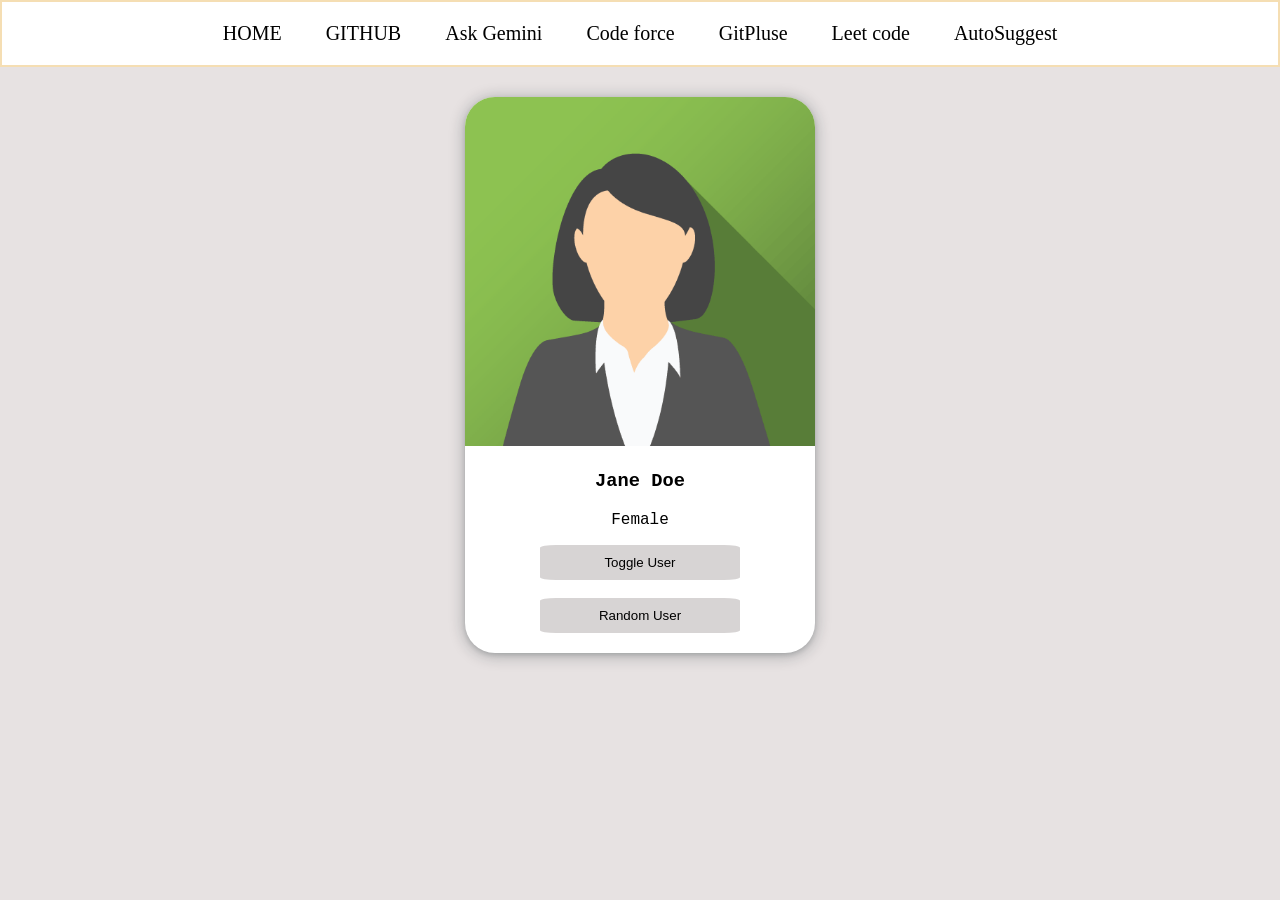
<file: src/main/resources/static/index.html>
<!DOCTYPE html>
<html lang="en">
<head>
    <meta charset="UTF-8">
    <meta name="viewport" content="width=device-width, initial-scale=1.0">
    <title>Document</title>
    <link rel="stylesheet" href="index.css">
</head>
<body>
    <div class="navbar">
        <a href="">HOME</a>
        <a href="https://github.com/" target="_blank">GITHUB</a>
        <a href="ask-gemini.html" target="_blank">Ask Gemini</a>
        <a href="codeforces-stats.html" target="_blank">Code force</a>
        <a href="gitpulse.html" target="_blank">GitPluse</a>
        <a href="leetcode-stats.html">Leet code</a>
        <a href="autosuggest.html" target="_blank">AutoSuggest</a>
    </div>
    <div class="card">
        <img src="jane.png" alt="Image not found" id="img">
        <h3 id="user-name">Jane Doe</h3>
        <p id="user-gender">Female</p>
        <button onclick="toggleUser()">Toggle User</button>
        <br>
        <br>
        <button onclick="randomUser()">Random User</button>

    </div>
    <script src="index.js"></script>
</body>
</html>
</file>
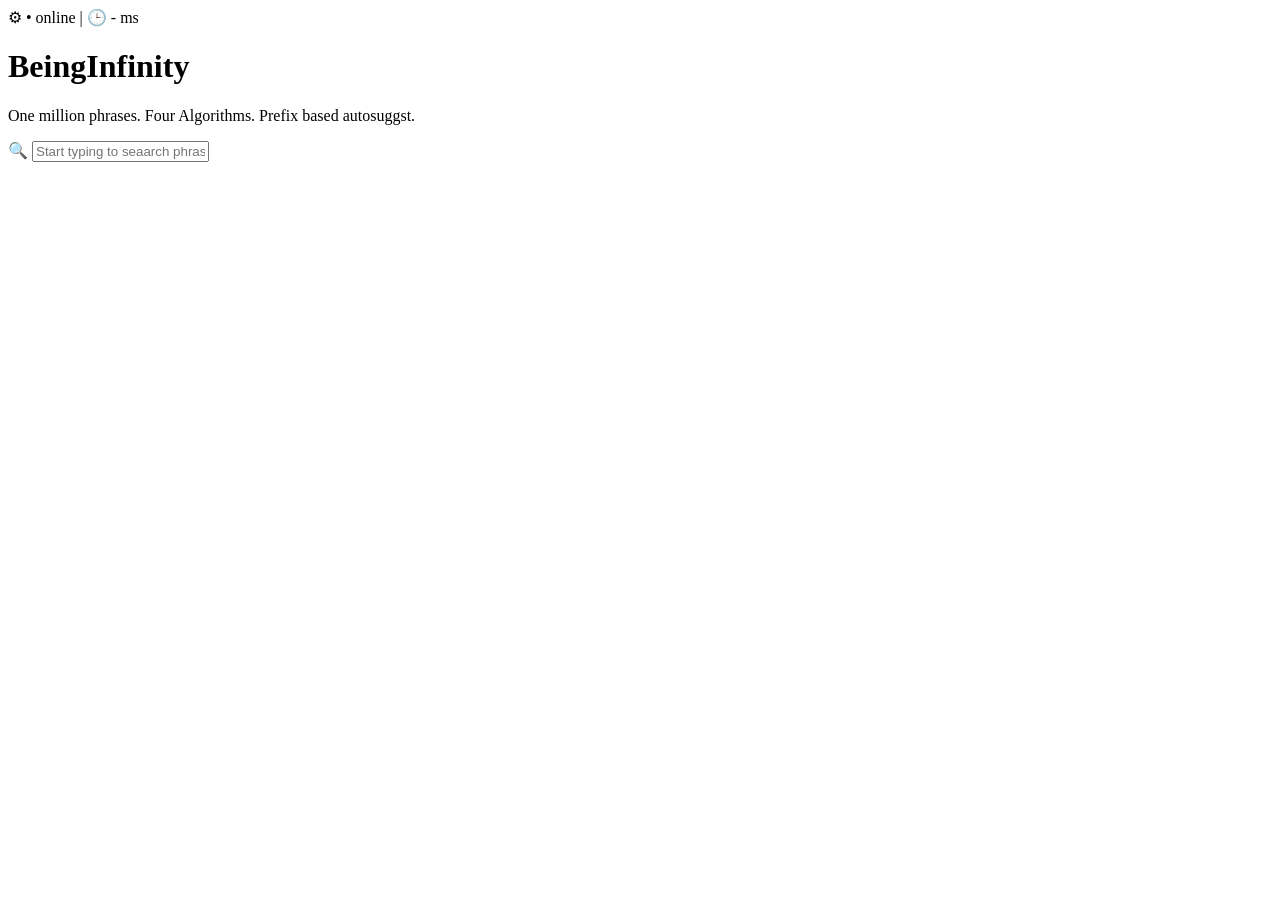
<file: src/main/resources/static/autosuggest.html>
<!DOCTYPE html>
<html lang="en">
<head>
    <meta charset="UTF-8">
    <meta name="viewport" content="width=device-width, initial-scale=1.0">
    <title>Document</title>
</head>
<body>
   <span>&#x2699;</span>
   <span>&#x2022; online | &#x1F552; - ms</span>
   <h1> BeingInfinity </h1>
   <p>One million phrases. Four Algorithms. Prefix based autosuggst.</p>
   <span>&#128269;</span>
   <input type="text" placeholder="Start typing to seaarch phrases..">
</body>
</html>
</file>
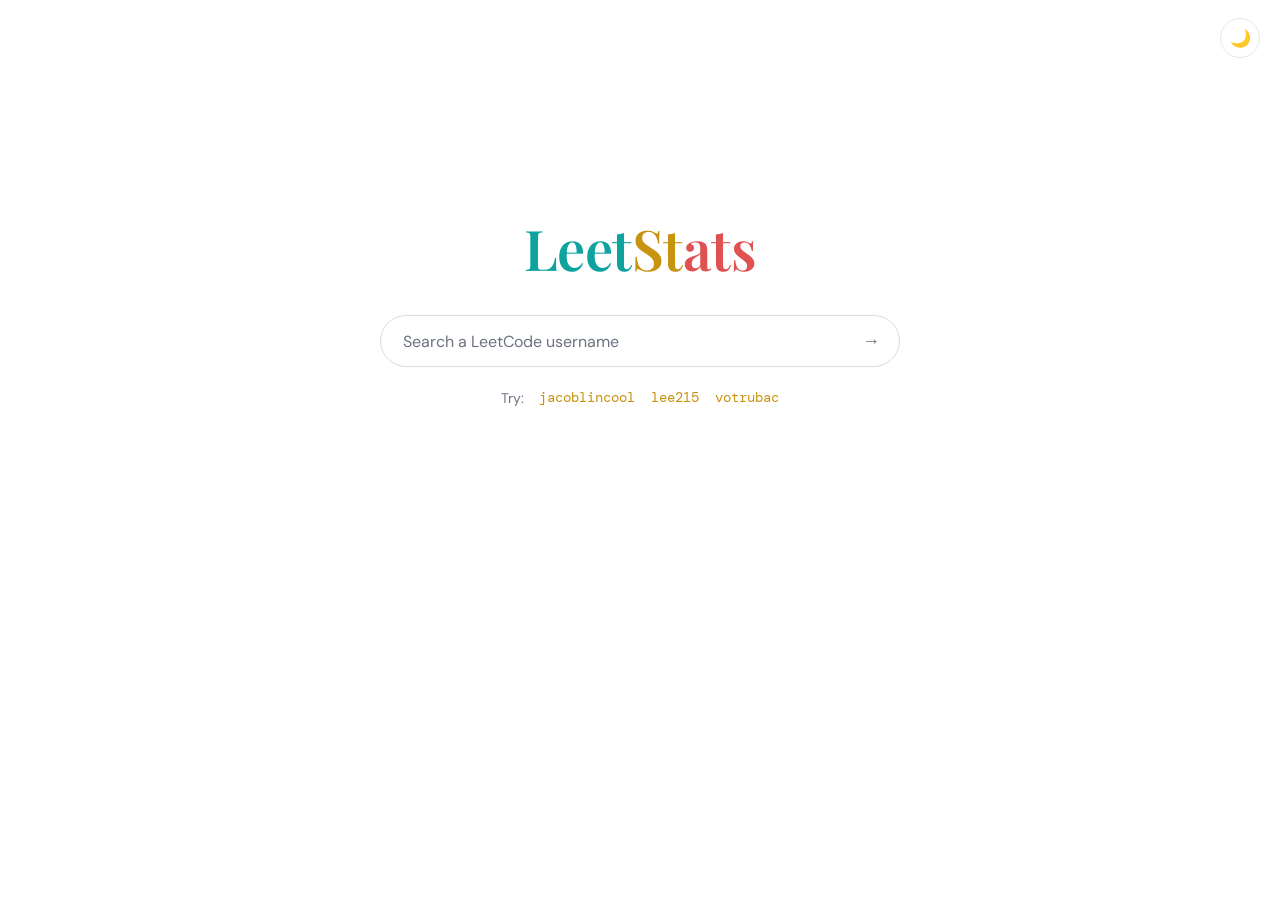
<file: src/main/resources/static/leetcode-stats.html>
<!DOCTYPE html>
<html lang="en" data-theme="light">
<head>
<meta charset="UTF-8">
<meta name="viewport" content="width=device-width, initial-scale=1.0">
<title>LeetStats</title>
<link rel="preconnect" href="https://fonts.googleapis.com">
<link rel="preconnect" href="https://fonts.gstatic.com" crossorigin>
<link href="https://fonts.googleapis.com/css2?family=Playfair+Display:wght@600&family=DM+Sans:wght@400;500;700&family=DM+Mono:wght@400;500&display=swap" rel="stylesheet">
<style>
  :root, [data-theme="light"] {
    --bg: #ffffff;
    --text: #1f2328;
    --muted: #6b7280;
    --line: #e5e7eb;
    --surface: #ffffff;
    --input-border: #dadce0;
    --input-shadow: rgba(32, 33, 36, 0.12);
    --track: #f0f1f3;
    --easy: #0fa39e;
    --medium: #c8930f;
    --hard: #e05252;
    --accent: #c8930f;
    --card-shadow: 0 1px 3px rgba(32, 33, 36, 0.08), 0 8px 28px rgba(32, 33, 36, 0.06);
  }
  [data-theme="dark"] {
    --bg: #0a0b0d;
    --text: #e9e7e2;
    --muted: #8b8f98;
    --line: rgba(255, 255, 255, 0.09);
    --surface: #121418;
    --input-border: rgba(255, 255, 255, 0.14);
    --input-shadow: rgba(0, 0, 0, 0.5);
    --track: rgba(255, 255, 255, 0.08);
    --easy: #3ddad7;
    --medium: #e3b341;
    --hard: #ff6b6b;
    --accent: #e3b341;
    --card-shadow: 0 20px 50px rgba(0, 0, 0, 0.45);
  }

  * { margin: 0; padding: 0; box-sizing: border-box; }

  html, body { height: 100%; }

  body {
    background: var(--bg);
    color: var(--text);
    font-family: "DM Sans", system-ui, sans-serif;
    display: flex;
    flex-direction: column;
    align-items: center;
    transition: background 0.25s, color 0.25s;
  }

  /* theme toggle, top right */
  .theme-toggle {
    position: fixed;
    top: 18px;
    right: 20px;
    width: 40px;
    height: 40px;
    border-radius: 50%;
    border: 1px solid var(--line);
    background: var(--surface);
    color: var(--text);
    font-size: 17px;
    cursor: pointer;
    display: flex;
    align-items: center;
    justify-content: center;
    transition: background 0.25s, border-color 0.25s, transform 0.15s;
    z-index: 10;
  }
  .theme-toggle:hover { transform: scale(1.06); }
  .theme-toggle:focus-visible { outline: 2px solid var(--accent); outline-offset: 2px; }

  main {
    width: 100%;
    max-width: 640px;
    padding: 0 24px 64px;
    display: flex;
    flex-direction: column;
    align-items: center;
    /* Google-style: sits a bit above vertical center when idle */
    margin-top: clamp(96px, 24vh, 210px);
    transition: margin-top 0.45s cubic-bezier(0.3, 0.8, 0.3, 1);
  }
  body.has-result main { margin-top: 72px; }

  .wordmark {
    font-family: "Playfair Display", serif;
    font-weight: 600;
    font-size: clamp(40px, 8vw, 56px);
    letter-spacing: -0.01em;
    margin-bottom: 30px;
    user-select: none;
  }
  .wordmark .l { color: var(--easy); }
  .wordmark .e { color: var(--medium); }
  .wordmark .t { color: var(--hard); }

  /* search */
  .search {
    width: 100%;
    max-width: 520px;
    display: flex;
    align-items: center;
    gap: 12px;
    background: var(--surface);
    border: 1px solid var(--input-border);
    border-radius: 999px;
    padding: 0 8px 0 22px;
    height: 52px;
    transition: box-shadow 0.2s, border-color 0.2s, background 0.25s;
  }
  .search:focus-within {
    box-shadow: 0 2px 10px var(--input-shadow);
    border-color: transparent;
  }
  [data-theme="dark"] .search:focus-within { border-color: var(--accent); box-shadow: none; }

  .search input {
    flex: 1;
    min-width: 0;
    border: none;
    outline: none;
    background: transparent;
    color: var(--text);
    font-family: "DM Mono", monospace;
    font-size: 16px;
  }
  .search input::placeholder { color: var(--muted); font-family: "DM Sans", sans-serif; }

  .search button {
    border: none;
    background: transparent;
    color: var(--muted);
    font-size: 18px;
    width: 40px;
    height: 40px;
    border-radius: 50%;
    cursor: pointer;
    display: flex;
    align-items: center;
    justify-content: center;
    transition: color 0.15s, background 0.15s;
  }
  .search button:hover { color: var(--accent); background: var(--track); }
  .search button:focus-visible { outline: 2px solid var(--accent); outline-offset: 1px; }
  .search button:disabled { opacity: 0.45; cursor: wait; }

  .try {
    margin-top: 20px;
    font-size: 14px;
    color: var(--muted);
    display: flex;
    gap: 14px;
    align-items: center;
    flex-wrap: wrap;
    justify-content: center;
  }
  .try button {
    background: none;
    border: none;
    padding: 2px 1px;
    color: var(--accent);
    font-family: "DM Mono", monospace;
    font-size: 13.5px;
    cursor: pointer;
    border-bottom: 1px dashed transparent;
    transition: border-color 0.15s;
  }
  .try button:hover { border-bottom-color: var(--accent); }
  .try button:focus-visible { outline: 2px solid var(--accent); outline-offset: 2px; }

  /* states */
  .loader {
    margin-top: 52px;
    width: 34px; height: 34px;
    border: 3px solid var(--track);
    border-top-color: var(--accent);
    border-radius: 50%;
    animation: spin 0.8s linear infinite;
  }
  @keyframes spin { to { transform: rotate(360deg); } }

  .error {
    margin-top: 44px;
    text-align: center;
    color: var(--muted);
    font-size: 14.5px;
    line-height: 1.6;
    max-width: 420px;
  }
  .error b { color: var(--hard); font-weight: 700; display: block; margin-bottom: 4px; }

  /* card */
  .card {
    width: 100%;
    margin-top: 44px;
    background: var(--surface);
    border: 1px solid var(--line);
    border-radius: 18px;
    padding: 30px 34px;
    box-shadow: var(--card-shadow);
    animation: rise 0.45s cubic-bezier(0.2, 0.7, 0.3, 1) both;
    transition: background 0.25s, border-color 0.25s;
  }
  @keyframes rise {
    from { opacity: 0; transform: translateY(14px); }
    to   { opacity: 1; transform: translateY(0); }
  }

  .card-head {
    display: flex;
    justify-content: space-between;
    align-items: baseline;
    gap: 10px;
    flex-wrap: wrap;
    margin-bottom: 26px;
  }
  .card-head a {
    font-family: "Playfair Display", serif;
    font-size: 23px;
    font-weight: 600;
    color: var(--text);
    text-decoration: none;
  }
  .card-head a:hover { color: var(--accent); }
  .card-head .rank {
    font-family: "DM Mono", monospace;
    font-size: 13px;
    color: var(--muted);
  }
  .card-head .rank b { color: var(--accent); font-weight: 500; }

  .card-body {
    display: grid;
    grid-template-columns: 168px 1fr;
    gap: 34px;
    align-items: center;
  }

  .ring-wrap { position: relative; width: 168px; height: 168px; margin: 0 auto; }
  .ring-wrap svg { transform: rotate(-90deg); display: block; }
  .ring-track { fill: none; stroke: var(--track); stroke-width: 9; }
  .ring-fill {
    fill: none;
    stroke: var(--accent);
    stroke-width: 9;
    stroke-linecap: round;
    transition: stroke-dashoffset 1.1s cubic-bezier(0.3, 0.8, 0.3, 1), stroke 0.25s;
  }
  .ring-center {
    position: absolute; inset: 0;
    display: flex; flex-direction: column;
    align-items: center; justify-content: center;
  }
  .ring-center .big {
    font-family: "DM Mono", monospace;
    font-size: 36px;
    line-height: 1;
  }
  .ring-center .small {
    color: var(--muted);
    font-size: 11.5px;
    margin-top: 6px;
    letter-spacing: 0.06em;
    text-transform: uppercase;
  }

  .bars { display: flex; flex-direction: column; gap: 18px; }
  .bar-top {
    display: flex;
    justify-content: space-between;
    align-items: baseline;
    margin-bottom: 7px;
  }
  .bar-top .label {
    font-size: 12.5px;
    font-weight: 700;
    letter-spacing: 0.09em;
    text-transform: uppercase;
  }
  .bar-top .nums {
    font-family: "DM Mono", monospace;
    font-size: 13px;
    color: var(--muted);
  }
  .bar-top .nums b { color: var(--text); font-weight: 500; }
  .bar-track { height: 7px; border-radius: 99px; background: var(--track); overflow: hidden; }
  .bar-fill { height: 100%; width: 0; border-radius: 99px; transition: width 1.1s cubic-bezier(0.3, 0.8, 0.3, 1); }
  .easy   .label { color: var(--easy); }   .easy   .bar-fill { background: var(--easy); }
  .medium .label { color: var(--medium); } .medium .bar-fill { background: var(--medium); }
  .hard   .label { color: var(--hard); }   .hard   .bar-fill { background: var(--hard); }

  .hidden { display: none !important; }

  @media (max-width: 540px) {
    .card { padding: 24px 20px; }
    .card-body { grid-template-columns: 1fr; gap: 26px; }
  }

  @media (prefers-reduced-motion: reduce) {
    * { animation: none !important; transition: none !important; }
  }
</style>
</head>
<body>
  <button class="theme-toggle" id="theme-toggle" aria-label="Switch theme" title="Switch theme">🌙</button>

  <main>
    <h1 class="wordmark"><span class="l">Leet</span><span class="e">St</span><span class="t">ats</span></h1>

    <div class="search">
      <input id="username" type="text" placeholder="Search a LeetCode username" autocomplete="off" spellcheck="false" aria-label="LeetCode username">
      <button id="go" aria-label="Fetch stats" title="Fetch stats">→</button>
    </div>

    <div class="try">
      <span>Try:</span>
      <button data-u="jacoblincool">jacoblincool</button>
      <button data-u="lee215">lee215</button>
      <button data-u="votrubac">votrubac</button>
    </div>

    <div id="loading" class="loader hidden" role="status" aria-label="Loading"></div>

    <div id="error" class="error hidden" role="alert">
      <b>Couldn't fetch that profile</b>
      <span id="error-msg"></span>
    </div>

    <section id="card" class="card hidden" aria-live="polite">
      <div class="card-head">
        <a id="profile-link" href="#" target="_blank" rel="noopener"></a>
        <span class="rank">Rank <b id="ranking">—</b></span>
      </div>
      <div class="card-body">
        <div class="ring-wrap">
          <svg width="168" height="168" viewBox="0 0 168 168" aria-hidden="true">
            <circle class="ring-track" cx="84" cy="84" r="74"></circle>
            <circle class="ring-fill" id="ring" cx="84" cy="84" r="74"></circle>
          </svg>
          <div class="ring-center">
            <div class="big" id="total-solved">0</div>
            <div class="small" id="total-label">solved</div>
          </div>
        </div>
        <div class="bars">
          <div class="bar-row easy">
            <div class="bar-top"><span class="label">Easy</span>
              <span class="nums"><b id="easy-solved">0</b> / <span id="easy-total">0</span></span></div>
            <div class="bar-track"><div class="bar-fill" id="easy-bar"></div></div>
          </div>
          <div class="bar-row medium">
            <div class="bar-top"><span class="label">Medium</span>
              <span class="nums"><b id="medium-solved">0</b> / <span id="medium-total">0</span></span></div>
            <div class="bar-track"><div class="bar-fill" id="medium-bar"></div></div>
          </div>
          <div class="bar-row hard">
            <div class="bar-top"><span class="label">Hard</span>
              <span class="nums"><b id="hard-solved">0</b> / <span id="hard-total">0</span></span></div>
            <div class="bar-track"><div class="bar-fill" id="hard-bar"></div></div>
          </div>
        </div>
      </div>
    </section>
  </main>

<script>
(function () {
  "use strict";

  /* ---------- theme ---------- */
  var root = document.documentElement;
  var toggle = document.getElementById("theme-toggle");
  var prefersDark = window.matchMedia("(prefers-color-scheme: dark)").matches;
  setTheme(prefersDark ? "dark" : "light");

  function setTheme(t) {
    root.setAttribute("data-theme", t);
    toggle.textContent = t === "dark" ? "☀️" : "🌙";
  }
  toggle.addEventListener("click", function () {
    setTheme(root.getAttribute("data-theme") === "dark" ? "light" : "dark");
  });

  /* ---------- elements ---------- */
  var input = document.getElementById("username");
  var goBtn = document.getElementById("go");
  var loadingEl = document.getElementById("loading");
  var errorEl = document.getElementById("error");
  var errorMsg = document.getElementById("error-msg");
  var cardEl = document.getElementById("card");

  var RING_R = 74;
  var RING_C = 2 * Math.PI * RING_R;
  var ring = document.getElementById("ring");
  ring.setAttribute("stroke-dasharray", RING_C);
  ring.setAttribute("stroke-dashoffset", RING_C);

  /* ---------- data sources (tried in order) ---------- */
  var SOURCES = [
    {
      url: function (u) { return "https://leetcode-api-faisalshohag.vercel.app/" + encodeURIComponent(u); },
      parse: function (d) {
        if (!d || d.errors || d.totalSolved === undefined) return null;
        return pick(d);
      }
    },
    {
      url: function (u) { return "https://alfa-leetcode-api.onrender.com/userProfile/" + encodeURIComponent(u); },
      parse: function (d) {
        if (!d || d.errors || d.totalSolved === undefined) return null;
        return pick(d);
      }
    },
    {
      url: function (u) { return "https://leetcode-stats-api.herokuapp.com/" + encodeURIComponent(u); },
      parse: function (d) {
        if (!d || d.status !== "success") return null;
        return pick(d);
      }
    }
  ];

  function pick(d) {
    return {
      totalSolved: d.totalSolved, totalQuestions: d.totalQuestions,
      easySolved: d.easySolved, totalEasy: d.totalEasy,
      mediumSolved: d.mediumSolved, totalMedium: d.totalMedium,
      hardSolved: d.hardSolved, totalHard: d.totalHard,
      ranking: d.ranking
    };
  }

  function fetchWithTimeout(url, ms) {
    var ctrl = new AbortController();
    var t = setTimeout(function () { ctrl.abort(); }, ms);
    return fetch(url, { signal: ctrl.signal })
      .then(function (r) { return r.json(); })
      .finally(function () { clearTimeout(t); });
  }

  function fetchStats(username) {
    var i = 0;
    function tryNext() {
      if (i >= SOURCES.length) return Promise.reject(new Error("all sources failed"));
      var src = SOURCES[i++];
      return fetchWithTimeout(src.url(username), 12000)
        .then(function (json) {
          var parsed = src.parse(json);
          return parsed || tryNext();
        })
        .catch(function () { return tryNext(); });
    }
    return tryNext();
  }

  /* ---------- rendering ---------- */
  function fmt(n) {
    if (n === null || n === undefined || isNaN(n)) return "—";
    return Number(n).toLocaleString("en-US");
  }

  function countUp(el, target, ms) {
    var reduce = window.matchMedia("(prefers-reduced-motion: reduce)").matches;
    if (reduce || !target) { el.textContent = fmt(target || 0); return; }
    var start = performance.now();
    (function step(now) {
      var p = Math.min(((now || performance.now()) - start) / ms, 1);
      var eased = 1 - Math.pow(1 - p, 3);
      el.textContent = fmt(Math.round(target * eased));
      if (p < 1) requestAnimationFrame(step);
    })();
  }

  function setBar(id, solved, total) {
    var pct = total > 0 ? (solved / total) * 100 : 0;
    document.getElementById(id).style.width = Math.max(pct, solved > 0 ? 2 : 0) + "%";
  }

  function render(username, s) {
    var link = document.getElementById("profile-link");
    link.textContent = username;
    link.href = "https://leetcode.com/u/" + encodeURIComponent(username) + "/";

    document.getElementById("ranking").textContent = "#" + fmt(s.ranking);
    document.getElementById("total-label").textContent = "of " + fmt(s.totalQuestions);
    document.getElementById("easy-solved").textContent = fmt(s.easySolved);
    document.getElementById("easy-total").textContent = fmt(s.totalEasy);
    document.getElementById("medium-solved").textContent = fmt(s.mediumSolved);
    document.getElementById("medium-total").textContent = fmt(s.totalMedium);
    document.getElementById("hard-solved").textContent = fmt(s.hardSolved);
    document.getElementById("hard-total").textContent = fmt(s.totalHard);

    document.body.classList.add("has-result");
    cardEl.classList.remove("hidden");

    requestAnimationFrame(function () {
      requestAnimationFrame(function () {
        countUp(document.getElementById("total-solved"), s.totalSolved, 1100);
        var pct = s.totalQuestions > 0 ? s.totalSolved / s.totalQuestions : 0;
        ring.setAttribute("stroke-dashoffset", RING_C * (1 - pct));
        setBar("easy-bar", s.easySolved, s.totalEasy);
        setBar("medium-bar", s.mediumSolved, s.totalMedium);
        setBar("hard-bar", s.hardSolved, s.totalHard);
      });
    });
  }

  function resetCard() {
    ring.setAttribute("stroke-dashoffset", RING_C);
    ["easy-bar", "medium-bar", "hard-bar"].forEach(function (id) {
      document.getElementById(id).style.width = "0";
    });
    document.getElementById("total-solved").textContent = "0";
  }

  /* ---------- flow ---------- */
  var busy = false;

  function lookup(username) {
    username = (username || "").trim();
    if (!username || busy) return;
    busy = true;

    input.value = username;
    goBtn.disabled = true;
    errorEl.classList.add("hidden");
    cardEl.classList.add("hidden");
    resetCard();
    loadingEl.classList.remove("hidden");

    fetchStats(username)
      .then(function (stats) {
        loadingEl.classList.add("hidden");
        render(username, stats);
      })
      .catch(function () {
        loadingEl.classList.add("hidden");
        errorMsg.textContent = 'No stats found for "' + username +
          '". Check the spelling, or the public stats APIs may be briefly busy — try again in a moment.';
        errorEl.classList.remove("hidden");
      })
      .finally(function () {
        goBtn.disabled = false;
        busy = false;
      });
  }

  goBtn.addEventListener("click", function () { lookup(input.value); });
  input.addEventListener("keydown", function (e) { if (e.key === "Enter") lookup(input.value); });
  document.querySelectorAll(".try button").forEach(function (b) {
    b.addEventListener("click", function () { lookup(b.dataset.u); });
  });
})();
</script>
</body>
</html>
</file>
<file: src/main/resources/static/index.css>
h1
{
    color: blue;
    background-color: yellow;
    text-align: center;
    display: block;
    border: 2px solid black;
}

body{
    margin: 0px;
    background-color: rgb(231, 226, 226);
}

.navbar{
    border-style: solid;
    border-width: 2px;
    border-color: wheat;
    padding: 20px;
    text-align: center;
    background-color: white;
}

.navbar a{
    padding: 20px;
    text-decoration: none;
    color: black;
    font-size: 20px;
}

.navbar a:hover{
    color: blue;
    background-color: aqua;

}

.card{
    border-style: 1px solid black;
    width: 350px;
    border-radius: 30;
    text-align: center;
    margin-left: auto;
    margin-right: auto;
    padding-bottom: 20px;
    background-color: white;
    border-radius: 30px;
    overflow: hidden;
    font-family: 'Courier New', Courier, monospace;
    margin-top: 30px;
    box-shadow: rgba(14, 30, 37, 0.12) 0px 2px 4px 0px, rgba(14, 30, 37, 0.32) 0px 2px 16px 0px;
}

.card #img{
    width: 350px;
}
.card button{
    width: 200px;
    padding: 10px;
    border-radius: 10px;
    border: none;
    background-color:rgb(215, 212, 212);
    color: black;
    font-size: 20;
    border-radius: 8%;
}
</file>
